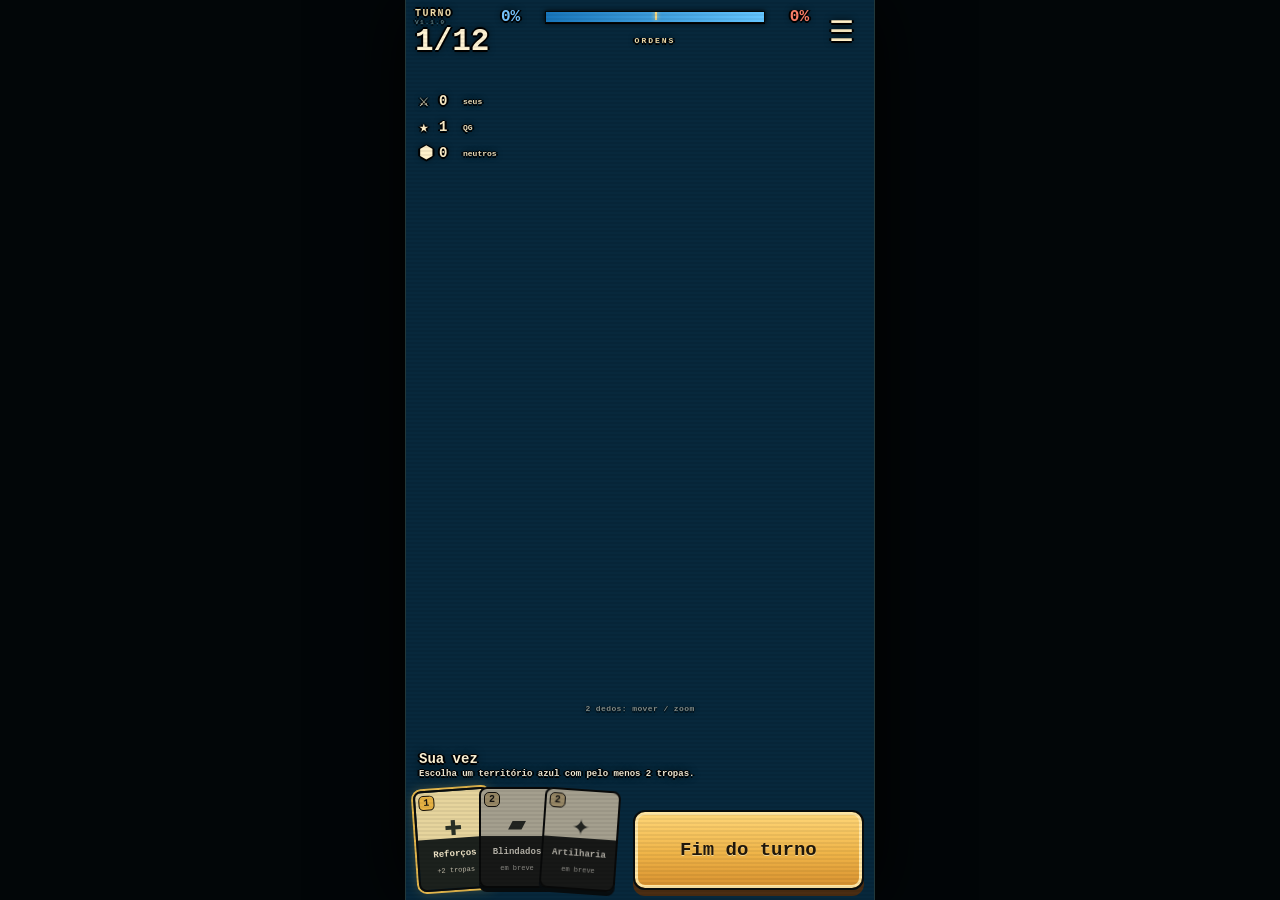
<file: index.html>
<!doctype html>
<html lang="pt-BR">
<head>
  <meta charset="utf-8" />
  <meta name="viewport" content="width=device-width, initial-scale=1, viewport-fit=cover" />
  <meta name="theme-color" content="#07141a" />
  <title>FronteiraTurno — V1.1.0</title>
  <link rel="stylesheet" href="./styles/main.css?v=1.1.0" />
  <link rel="stylesheet" href="./styles/hud-lite.css?v=1.1.0" />
  <link rel="stylesheet" href="./styles/map-v07.css?v=1.1.0" />
  <link rel="stylesheet" href="./styles/map-v071.css?v=1.1.0" />
  <link rel="stylesheet" href="./styles/map-v08.css?v=1.1.0" />
  <link rel="stylesheet" href="./styles/map-v081.css?v=1.1.0" />
  <link rel="stylesheet" href="./styles/map-v082.css?v=1.1.0" />
  <link rel="stylesheet" href="./styles/map-v09.css?v=1.1.0" />
  <link rel="stylesheet" href="./styles/map-v091.css?v=1.1.0" />
  <link rel="stylesheet" href="./styles/map-v092.css?v=1.1.0" />
  <link rel="stylesheet" href="./styles/reference-v100.css?v=1.1.0" />
  <link rel="stylesheet" href="./styles/pilot-v110.css?v=1.1.0" />
  <link rel="preload" as="image" type="image/webp" href="./assets/map/reference/island-playable-v100.webp?v=1.1.0" />
</head>
<body>
  <main class="game-shell" id="game">
    <section class="battlefield-panel">
      <div class="map-frame" id="mapFrame">
        <svg id="battleMap" viewBox="0 0 420 690" preserveAspectRatio="xMidYMid meet" role="img" aria-label="Mapa estratégico"></svg>
        <div class="gesture-hint">2 dedos: mover / zoom</div>
      </div>
    </section>

    <header class="hud-top" id="hudTop">
      <section class="turn-card">
        <span>TURNO <em class="build-id">V1.1.0</em></span>
        <strong id="turnLabel">1/12</strong>
      </section>
      <section class="war-meter" aria-label="Controle territorial">
        <div class="war-score-row">
          <strong class="blue-score" id="blueScore">0%</strong>
          <div class="war-bar"><i id="warBlue"></i><b></b></div>
          <strong class="red-score" id="redScore">0%</strong>
        </div>
        <div class="orders-wrap"><span>ORDENS</span><div class="orders" id="orders"></div></div>
      </section>
      <button class="menu-button" type="button" aria-label="Menu">☰</button>
    </header>

    <section class="objective-strip" id="objectiveStrip" aria-label="Resumo da batalha">
      <div><span>⚔</span><b id="ownedCount">0</b><small>seus</small></div>
      <div><span>★</span><b id="hqCount">1</b><small>QG</small></div>
      <div><span>⬢</span><b id="neutralCount">0</b><small>neutros</small></div>
    </section>

    <section class="action-panel" id="actionPanel">
      <div class="action-copy"><strong id="actionTitle">Sua vez</strong><span id="actionText">Escolha um território azul com pelo menos 2 tropas.</span></div>
      <div class="chance" id="chanceBox" hidden><small>CHANCE</small><strong id="chanceText">—</strong></div>
      <div class="attack-strength" id="attackStrength" hidden>
        <label for="attackTroops">Enviar <strong id="attackTroopsValue">1</strong> de <span id="attackTroopsMax">1</span></label>
        <input id="attackTroops" type="range" min="1" max="1" value="1" step="1" aria-label="Quantidade de tropas movimentadas" />
      </div>
      <button id="attackBtn" class="attack-button" type="button" hidden>ATACAR</button>
    </section>

    <section class="bottom-dock" id="bottomDock">
      <div class="hand" aria-label="Cartas">
        <button class="card card-reinforce" id="reinforceCard" type="button"><span class="cost">1</span><span class="art">✚</span><strong>Reforços</strong><small>+2 tropas</small></button>
        <button class="card" type="button" disabled><span class="cost">2</span><span class="art">▰</span><strong>Blindados</strong><small>em breve</small></button>
        <button class="card" type="button" disabled><span class="cost">2</span><span class="art">✦</span><strong>Artilharia</strong><small>em breve</small></button>
      </div>
      <button id="endTurnBtn" class="end-turn" type="button">Fim do turno</button>
    </section>

    <div class="toast" id="toast" role="status" aria-live="polite"></div>
  </main>
  <script type="module" src="./src/main-v110.js?v=1.1.0"></script>
</body>
</html>
</file>
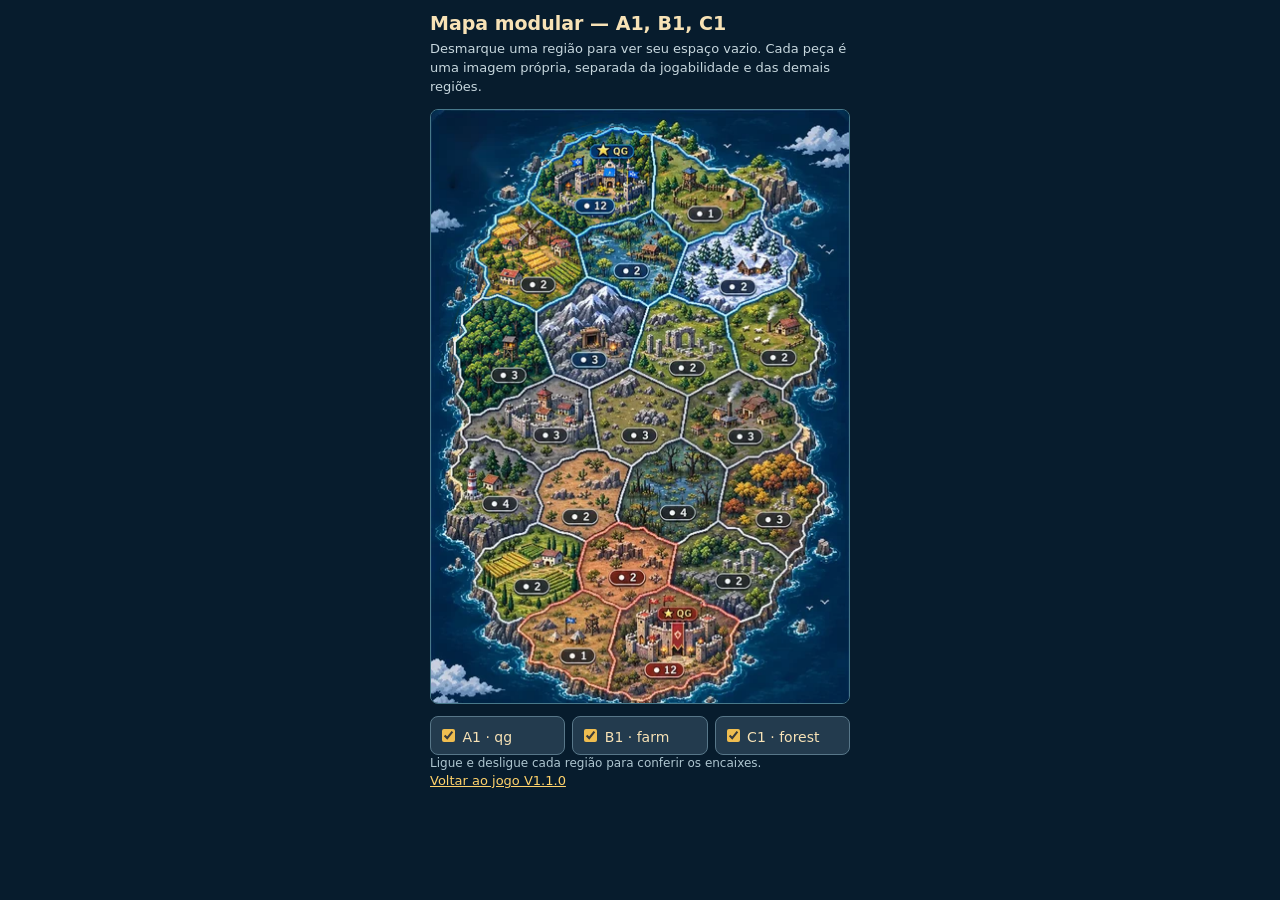
<file: tools/mapa-piloto.html>
<!doctype html><html lang="pt-BR"><head>
<meta charset="utf-8"><meta name="viewport" content="width=device-width,initial-scale=1,viewport-fit=cover">
<title>Ilha 01 — Inspeção dos territórios</title>
<style>
*{box-sizing:border-box}body{margin:0;background:#071c2d;color:#f7e2b6;font:14px system-ui,sans-serif;display:grid;justify-items:center;padding:12px;gap:12px}
header,section{width:min(100%,420px)}h1{font-size:19px;margin:0 0 6px}p{margin:0;font-size:13px;line-height:1.45;color:#c7d7de}
svg{display:block;width:min(calc(100vw - 24px),420px);height:auto;background:#061c31;border:1px solid #47788a;border-radius:8px}
.controls{display:flex;gap:7px;flex-wrap:wrap}.controls label{padding:9px 7px;flex:1;min-width:110px;background:#233b4e;border:1px solid #587789;border-radius:8px;cursor:pointer}
input{accent-color:#efbd50}.note{font-size:12px;color:#aec6d0}a{color:#ffd26b}
</style></head><body>
<header><h1>Mapa modular — A1, B1, C1</h1><p>Desmarque uma região para ver seu espaço vazio. Cada peça é uma imagem própria, separada da jogabilidade e das demais regiões.</p></header>
<svg id="scene" viewBox="0 0 420 596" aria-label="Inspeção do mapa ilustrado"></svg>
<section><div id="controls" class="controls"></div><p class="note" id="status">Carregando mapa…</p><p><a href="../?v=110">Voltar ao jogo V1.1.0</a></p></section>
<script type="module">
const root=new URL('../',location.href),ns='http://www.w3.org/2000/svg';
const full=p=>new URL(p,root).href;
function img(href,x,y,w,h){const n=document.createElementNS(ns,'image');
for(const[k,v]of Object.entries({href,x,y,width:w,height:h,preserveAspectRatio:'none'}))n.setAttribute(k,v);return n;}
try{
 const response=await fetch(full('assets/mapas/ilha-01/manifest.json?v=1.1.0'));
 if(!response.ok)throw new Error('Manifesto não disponível');
 const data=await response.json(),view=data.viewport,scene=document.querySelector('#scene');
 scene.append(img(full(data.base),0,0,view.width,view.height));
 for(const r of data.regions){
  const b=r.box,n=img(full(r.asset),b.x,b.y,b.width,b.height);scene.append(n);
  const label=document.createElement('label'),check=document.createElement('input');check.type='checkbox';check.checked=true;
  check.addEventListener('change',()=>{n.style.display=check.checked?'':'none';
   document.querySelector('#status').textContent=r.id+' — '+(check.checked?'peça visível':'peça isolada')});
  label.append(check,document.createTextNode(' '+r.id+' · '+r.biome));document.querySelector('#controls').append(label);
 }
 document.querySelector('#status').textContent='Ligue e desligue cada região para conferir os encaixes.';
}catch(e){document.querySelector('#status').textContent='Falha: '+e.message}
</script></body></html>
</file>
<file: styles/main.css>
:root{--bg:#061117;--panel:#10191b;--ink:#f4e8c6;--gold:#efb642;--blue:#4faef7;--red:#ed674b}
*{box-sizing:border-box}html,body{margin:0;width:100%;height:100%;overflow:hidden;background:#050c10;color:var(--ink);font-family:"Courier New",monospace}button{font:inherit}body{display:flex;justify-content:center;background:#020608}
.game-shell{width:min(100%,470px);height:100vh;height:100dvh;position:relative;overflow:hidden;background:#073d4b;border-inline:1px solid #22383a;box-shadow:0 0 70px #000}.game-shell:before{content:"";position:absolute;inset:0;pointer-events:none;opacity:.055;background-image:linear-gradient(transparent 50%,#000 50%);background-size:100% 4px;z-index:60}
.battlefield-panel,.map-frame{position:absolute;inset:0;overflow:hidden;overscroll-behavior:none}.battlefield-panel{z-index:1;background:#0a4958}.map-frame{isolation:isolate}.map-frame svg{display:block;width:100%;height:100%;touch-action:none;background:#0a4958;contain:layout paint style;user-select:none;-webkit-user-select:none}.map-frame svg.pinching{cursor:grabbing}
.hud-top{position:absolute;z-index:30;top:max(8px,env(safe-area-inset-top));left:8px;right:8px;display:grid;grid-template-columns:88px 1fr 52px;gap:8px;padding:0;pointer-events:auto}.turn-card,.menu-button,.war-meter,.objective-strip>div,.action-panel,.card,.end-turn{border:2px solid #090d0e;box-shadow:inset 0 0 0 2px #4a4939,0 3px 0 #040607}.turn-card{background:linear-gradient(#1a272af2,#121b1ef2);border-radius:10px;padding:7px;text-align:center;backdrop-filter:blur(2px)}.turn-card span{display:block;font-size:9px;letter-spacing:1.8px;color:#cdbd91}.turn-card .build-id{display:block;font-style:normal;font-size:7px;color:#7f9d9f;margin-top:1px}.turn-card strong{font-size:27px;line-height:1.05}.war-meter{background:linear-gradient(#121d20f2,#0e1719f2);border-radius:10px;padding:8px;backdrop-filter:blur(2px)}.war-score-row{display:grid;grid-template-columns:44px 1fr 44px;gap:6px;align-items:center}.blue-score{color:#77c5ff}.red-score{color:#ff8069;text-align:right}.war-bar{height:13px;border:2px solid #050909;background:#371914;position:relative;overflow:hidden;box-shadow:inset 0 0 8px #000}.war-bar i{display:block;height:100%;background:linear-gradient(90deg,#1876bb,#65c6ff)}.war-bar b{position:absolute;left:50%;top:-2px;width:2px;height:13px;background:#f5d783;box-shadow:0 0 4px #f5d783}.orders-wrap{text-align:center;margin-top:5px}.orders-wrap>span{font-size:9px;color:#cdbd91;letter-spacing:2px}.orders{display:flex;justify-content:center;gap:3px}.orders i{width:28px;height:7px;background:#313431;border:1px solid #070909}.orders i.filled{background:linear-gradient(#ffd56e,#d9861c);box-shadow:0 0 5px #e8a83255}.menu-button{height:48px;align-self:center;border-radius:10px;background:linear-gradient(#1b2221f2,#111817f2);color:#f1ddaa;font-size:24px;backdrop-filter:blur(2px)}
.objective-strip{position:absolute;z-index:28;top:96px;left:10px;display:grid;gap:5px;width:122px;padding:0;pointer-events:none}.objective-strip>div{background:#10191be8;border-radius:8px;padding:5px 7px;display:grid;grid-template-columns:20px 24px 1fr;align-items:center;gap:3px;font-size:11px;backdrop-filter:blur(2px)}.objective-strip small{font-size:8px;color:#bbb99f;white-space:nowrap}
.map-controls{position:absolute;z-index:35;right:9px;top:50%;transform:translateY(-50%);display:grid;gap:5px;justify-items:center}.map-controls button{width:46px;height:48px;border:2px solid #050707;border-radius:9px;background:#111817e8;color:#f5e9ca;font-size:26px;font-weight:900;box-shadow:inset 0 0 0 2px #3d433d,0 3px 0 #020303}.map-controls button:disabled{opacity:.35}.map-controls output{min-width:46px;padding:4px 3px;border-radius:6px;background:#0c1416d9;border:1px solid #41473f;color:#d8c99d;font-size:9px;text-align:center;box-shadow:0 2px 0 #020303}.gesture-hint{position:absolute;z-index:22;left:50%;bottom:194px;transform:translateX(-50%);padding:4px 8px;border-radius:12px;background:#061014a8;border:1px solid #60716c;color:#d7d2b9;font-size:8px;letter-spacing:.4px;pointer-events:none;opacity:.72;white-space:nowrap}
.action-panel{position:absolute;z-index:25;left:10px;right:10px;bottom:102px;min-height:62px;border-radius:11px;background:linear-gradient(#18333be8,#10242ae8);padding:9px 10px;display:grid;grid-template-columns:1fr auto auto;align-items:center;gap:8px;backdrop-filter:blur(2px)}.action-copy strong{display:block;color:#fff3d1;font-size:13px}.action-copy span{display:block;font-size:9px;color:#b9c5bd;margin-top:3px;line-height:1.3}.chance{background:#091214;border:1px solid #3d4b48;border-radius:7px;padding:5px 9px;text-align:center}.chance small{display:block;font-size:7px;color:#aaa}.chance strong{color:#ffd66f}.attack-button{height:42px;border:2px solid #1e0d07;border-radius:8px;background:linear-gradient(#e8653f,#a93222);color:white;font-weight:900;padding:0 13px;box-shadow:inset 0 0 0 2px #ff9877,0 3px 0 #130705}
.bottom-dock{position:absolute;z-index:26;left:10px;right:10px;bottom:max(10px,env(safe-area-inset-bottom));display:grid;grid-template-columns:1fr 1.12fr;gap:10px;align-items:end}.hand{display:flex;align-items:flex-end}.card{width:64px;height:86px;margin-right:-19px;border-radius:8px;background:linear-gradient(#e6d49d 0 48%,#1c211d 49%);color:#f2e7c9;position:relative;transform:rotate(-4deg);padding:4px;border:2px solid #0a0c0c}.card:nth-child(2){transform:translateY(-2px)}.card:nth-child(3){transform:rotate(4deg)}.card:disabled{filter:saturate(.4) brightness(.75)}.card .cost{position:absolute;top:3px;left:3px;background:#e8b344;color:#1b1710;border:1px solid #18130a;border-radius:5px;padding:1px 4px;font-weight:bold;font-size:10px}.card .art{display:grid;place-items:center;height:38px;color:#2a3127;font-size:25px}.card strong{font-size:8px;display:block}.card small{font-size:6px;color:#bfb9a8}.card-reinforce:not(:disabled){box-shadow:0 0 0 2px #e3b64c,0 0 13px #e3b64c55}.end-turn{min-height:68px;border-radius:12px;background:linear-gradient(#f5ca61,#d69223);color:#21180b;font-weight:900;font-size:19px;text-shadow:0 1px #ffe3a0;box-shadow:inset 0 0 0 3px #ffd978,0 5px 0 #5c3510}.end-turn:disabled{filter:grayscale(.7) brightness(.7)}
.wave{fill:none;stroke:#83d2d8;stroke-width:1;opacity:.13;stroke-dasharray:22 14;animation:waveDrift 11s linear infinite}.island-shadow-under{fill:#00171d;opacity:.42}.island-shadow{fill:#5f604b;stroke:#d9d0a5;stroke-width:4;vector-effect:non-scaling-stroke}.coast-foam{fill:none;stroke:#c8f3ef;stroke-width:2;stroke-dasharray:4 5;opacity:.78;vector-effect:non-scaling-stroke}.territory{cursor:pointer;outline:none}.territory-shape{stroke-width:2.4;vector-effect:non-scaling-stroke;transition:stroke-width .12s,stroke-opacity .12s}.owner-tint{opacity:.12;pointer-events:none}.territory-shape.selected{stroke:#fff2ae;stroke-width:5}.territory-shape.valid-target{stroke-dasharray:7 4;animation:targetPulse 1s ease-in-out infinite alternate}.frontline{stroke:#f0b953;stroke-width:2;stroke-dasharray:4 5;opacity:.5;pointer-events:none}.tree{fill:#173d25;stroke:#0b2416;stroke-width:1.5}.building{fill:#b29b76;stroke:#473e32;stroke-width:1.5}.dock{stroke:#312b20;stroke-width:5}.farmline{fill:none;stroke:#554f26;stroke-width:1.8;opacity:.62}.mountain{fill:#949f9d;stroke:#4f5958;stroke-width:1.7}.scrub{fill:#2d4a27}.troop-badge{stroke:#0b0e0e;stroke-width:2}.owner-blue{fill:#2d6d8e}.owner-red{fill:#a64634}.owner-neutral{fill:#49483d}.troop-text{fill:white;font-weight:900;font-size:14px;paint-order:stroke;stroke:#172326;stroke-width:1.7px}.hq-star{fill:#ffe394;font-weight:bold;font-size:12px;paint-order:stroke;stroke:#19120a;stroke-width:3px}.attack-arrow{fill:none;stroke:#7ad4ff;stroke-width:8;stroke-linecap:round;stroke-dasharray:15 7;animation:attackFlow 1.2s linear infinite;pointer-events:none}
.toast{position:absolute;left:50%;bottom:180px;transform:translate(-50%,15px);z-index:50;width:max-content;max-width:86%;padding:9px 12px;border:2px solid #071011;border-radius:8px;background:#14343bdd;color:#f5edcf;font-size:11px;opacity:0;pointer-events:none;transition:.18s}.toast.show{opacity:1;transform:translate(-50%,0)}
@keyframes waveDrift{to{stroke-dashoffset:-72}}@keyframes targetPulse{from{stroke-opacity:.6}to{stroke-opacity:1}}@keyframes attackFlow{to{stroke-dashoffset:-44}}.app-paused .wave,.app-paused .territory-shape.valid-target,.app-paused .attack-arrow{animation-play-state:paused!important}.app-paused *{transition:none!important}@media(prefers-reduced-motion:reduce){.wave,.territory-shape.valid-target,.attack-arrow{animation:none}}@media(max-width:360px){.hud-top{grid-template-columns:76px 1fr 45px}.objective-strip{top:92px;width:110px}.map-controls{right:6px}.map-controls button{width:42px;height:44px}.action-panel{left:6px;right:6px;bottom:96px;grid-template-columns:1fr auto}.attack-button{grid-column:1/-1;width:100%}.bottom-dock{left:6px;right:6px}.card{width:58px;height:80px}.end-turn{font-size:17px}.gesture-hint{bottom:184px}}
</file>
<file: styles/hud-lite.css>
/* V0.6 — HUD leve: informação solta sobre o mapa, sem caixas desnecessárias */

.turn-card,
.war-meter,
.objective-strip > div,
.action-panel {
  border: 0 !important;
  background: transparent !important;
  box-shadow: none !important;
  backdrop-filter: none !important;
}

.hud-top {
  grid-template-columns: 76px 1fr 46px;
  gap: 8px;
  left: 10px;
  right: 10px;
  align-items: start;
}

.turn-card {
  padding: 2px 0 0 !important;
  text-align: left;
  min-width: 0;
  text-shadow: 0 2px 0 #000,2px 0 0 #000,-2px 0 0 #000,0 -2px 0 #000,0 0 7px #000;
}
.turn-card span {font-size:10px;letter-spacing:1.4px;color:#f2dfad;font-weight:900}
.turn-card .build-id {font-size:6px;opacity:.72;margin-top:0}
.turn-card strong {display:block;margin-top:1px;font-size:28px;line-height:.98;color:#fff3d3}

.war-meter {padding:1px 2px 0 !important;text-shadow:0 2px 0 #000,2px 0 0 #000,-2px 0 0 #000,0 0 6px #000}
.war-score-row {grid-template-columns:39px 1fr 39px;gap:5px}
.blue-score,.red-score {font-size:16px;line-height:1}
.war-bar {height:10px;border-width:1px;box-shadow:0 1px 0 #000,0 0 5px #000}
.war-bar b {height:10px}
.orders-wrap {margin-top:3px}
.orders-wrap > span {font-size:8px;color:#f2dfad;font-weight:900}
.orders {gap:3px;margin-top:1px}
.orders i {width:25px;height:6px;box-shadow:0 1px 2px #000}

.menu-button {
  width:44px;height:44px;border:0 !important;background:transparent !important;box-shadow:none !important;
  backdrop-filter:none !important;font-size:28px;color:#fff0c8;
  text-shadow:0 2px 0 #000,2px 0 0 #000,-2px 0 0 #000,0 0 7px #000;
}

.objective-strip {top:86px;left:12px;width:auto;gap:4px}
.objective-strip > div {
  padding:0 !important;min-height:22px;grid-template-columns:18px 22px auto;gap:2px;color:#fff1cb;font-weight:900;
  text-shadow:0 2px 0 #000,2px 0 0 #000,-2px 0 0 #000,0 -1px 0 #000,0 0 6px #000;
}
.objective-strip > div > span {font-size:16px}
.objective-strip > div > b {font-size:14px}
.objective-strip small {font-size:8px;color:#efe3c0}

.action-panel {
  left:14px;right:14px;bottom:98px;min-height:0;padding:0 !important;gap:5px 8px;align-items:end;
  grid-template-columns:1fr auto;
  text-shadow:0 2px 0 #000,2px 0 0 #000,-2px 0 0 #000,0 -1px 0 #000,0 0 8px #000;
}
.action-copy {min-width:0}
.action-copy strong {font-size:14px;color:#fff5d7}
.action-copy span {margin-top:2px;font-size:9px;color:#f1ead5;font-weight:700}
.chance {border:0;background:transparent;border-radius:0;padding:0 3px;box-shadow:none;align-self:start}
.chance small {color:#e9dcc0;text-shadow:inherit}
.chance strong {font-size:18px;color:#ff6654;text-shadow:inherit}

.attack-strength {
  grid-column:1 / -1;
  display:grid;
  grid-template-columns:auto minmax(0,1fr);
  align-items:center;
  gap:9px;
  width:100%;
  margin-top:2px;
}
.attack-strength[hidden] {display:none !important}
.attack-strength label {
  white-space:nowrap;
  font-size:10px;
  color:#fff0ce;
  font-weight:900;
  text-shadow:0 2px 0 #000,1px 0 0 #000,-1px 0 0 #000,0 0 5px #000;
}
.attack-strength label strong {font-size:13px;color:#ffd66f}
.attack-strength input[type="range"] {
  width:100%;
  min-width:0;
  height:30px;
  margin:0;
  padding:0;
  background:transparent;
  accent-color:#efb642;
  touch-action:pan-x;
}
.attack-strength input[type="range"]:disabled {
  opacity:.45;
  pointer-events:none;
}
.attack-strength input[type="range"]::-webkit-slider-runnable-track {
  height:7px;
  background:#0b0d0d;
  border:1px solid #020303;
  box-shadow:0 1px 0 #f0e3bd55,0 2px 4px #000;
}
.attack-strength input[type="range"]::-webkit-slider-thumb {
  -webkit-appearance:none;
  appearance:none;
  width:24px;
  height:30px;
  margin-top:-12px;
  border-radius:5px;
  border:2px solid #6b4212;
  background:#f1c358;
  box-shadow:inset 0 0 0 2px #ffe28c,0 2px 3px #000;
}
.attack-strength input[type="range"]::-moz-range-track {
  height:7px;background:#0b0d0d;border:1px solid #020303;box-shadow:0 1px 0 #f0e3bd55,0 2px 4px #000;
}
.attack-strength input[type="range"]::-moz-range-thumb {
  width:20px;height:26px;border-radius:5px;border:2px solid #6b4212;background:#f1c358;box-shadow:inset 0 0 0 2px #ffe28c,0 2px 3px #000;
}

.attack-button {
  grid-column:2;
  justify-self:end;
  min-width:122px;
  box-shadow:0 3px 0 #130705,0 0 7px #0009;
}

.gesture-hint {
  background:transparent;border:0;padding:2px 5px;color:#f4ead0;font-weight:700;
  text-shadow:0 2px 0 #000,1px 0 0 #000,-1px 0 0 #000,0 0 5px #000;
}

@media (max-width:360px) {
  .hud-top {grid-template-columns:68px 1fr 42px}
  .turn-card strong {font-size:25px}
  .objective-strip {top:82px;left:9px}
  .action-panel {left:9px;right:9px;bottom:92px}
  .attack-strength {grid-template-columns:88px minmax(0,1fr);gap:6px}
  .attack-strength label {font-size:9px}
  .attack-button {min-width:108px}
}
</file>
<file: styles/map-v07.css>
/* V0.7 — primeira camada visual do mapa orgânico */

.territory-shape{
  stroke-width:2.15;
  stroke-linejoin:round;
  filter:drop-shadow(0 1px 0 #15251f66);
}
.owner-tint{opacity:.075}
.territory-shape.selected{
  stroke:#fff1a3;
  stroke-width:4.2;
}
.territory-shape.valid-target{
  stroke-dasharray:6 4;
}
.terrain-decor{
  pointer-events:none;
  image-rendering:pixelated;
}
.ground-speck{
  fill:#ede4bd;
  opacity:.11;
}
.tree-trunk{fill:#4a3824}
.tree-crown{
  fill:#173e25;
  stroke:#0d2918;
  stroke-width:1.05;
  stroke-linejoin:round;
}
.house-wall{
  fill:#bba376;
  stroke:#554532;
  stroke-width:1;
}
.house-roof{
  stroke:#4c2e24;
  stroke-width:1;
  stroke-linejoin:round;
}
.roof-warm{fill:#8e4c32}
.roof-dark{fill:#5d5143}
.house-door{fill:#4d392a}
.local-road{
  fill:none;
  stroke:#cfb27c;
  stroke-width:4.6;
  stroke-linecap:round;
  opacity:.66;
}
.local-road.faint{
  stroke-width:3.4;
  opacity:.34;
}
.field-patch{
  stroke:#6a5d2e;
  stroke-width:1;
}
.field-0{fill:#b7a251}
.field-1{fill:#8f8344}
.field-line{
  stroke:#d7c979;
  stroke-width:.8;
  opacity:.58;
}
.mountain-main{
  fill:#878d86;
  stroke:#4c524f;
  stroke-width:1.25;
  stroke-linejoin:round;
}
.mountain-shadow{fill:#5e6561;opacity:.85}
.snow-cap{
  fill:#dfe8e5;
  stroke:#879592;
  stroke-width:.65;
}
.snow-rock{fill:#7e8987}
.rock-chip{
  fill:#5d625e;
  stroke:#3f4541;
  stroke-width:.7;
}
.bush{fill:#35582f;stroke:#263e23;stroke-width:.7}

.dock-main,.dock-pier{
  fill:none;
  stroke:#473a28;
  stroke-width:4.2;
  stroke-linecap:square;
}
.dock-pier{stroke-width:2.3}
.port-flag{
  fill:#dbc77c;
  stroke:#4b3d29;
  stroke-width:1.2;
}

.hq-base{
  stroke:#2a2118;
  stroke-width:1.5;
}
.hq-blue{fill:#526c74}
.hq-red{fill:#72534a}
.hq-tower{
  fill:#82745d;
  stroke:#352c24;
  stroke-width:1.2;
}
.hq-roof{fill:#4f4336;stroke:#2c251f;stroke-width:1}
.hq-gate{fill:#241f1c}
.hq-flag{stroke:#33281f;stroke-width:1.2}
.hq-flag-blue{fill:#5bbcff}
.hq-flag-red{fill:#ef735d}

.sea-rock{
  fill:#3c5a5c;
  stroke:#9cc8c4;
  stroke-width:1.2;
  opacity:.82;
}
.foam-mini{
  fill:none;
  stroke:#d3f3ec;
  stroke-width:1.1;
  opacity:.68;
}
.island-shadow-under{opacity:.5}
.island-shadow{
  fill:#5c604d;
  stroke:#d7d0a8;
  stroke-width:3.2;
}
.coast-foam{
  stroke:#d7f5ef;
  stroke-width:1.8;
  stroke-dasharray:3 5;
  opacity:.84;
}
.wave{
  opacity:.105;
  stroke-width:.9;
}
.frontline{
  stroke-width:1.6;
  opacity:.45;
}
.troop-badge{
  stroke-width:1.8;
  filter:drop-shadow(0 2px 1px #0008);
}
.troop-text{
  font-size:13px;
}
.hq-star{
  font-size:11px;
  letter-spacing:.5px;
}
.attack-arrow.transfer-arrow{
  stroke:#9eea7b;
}
</file>
<file: styles/map-v071.css>
/* V0.7.1 — sprites externos de terreno */
.terrain-sprite{
  pointer-events:none;
  image-rendering:pixelated;
  shape-rendering:crispEdges;
  filter:drop-shadow(0 2px 0 #10201888);
}
.sprite-hq{filter:drop-shadow(0 3px 1px #0009)}
.sprite-city,.sprite-port{filter:drop-shadow(0 2px 0 #2c241d88)}
.sprite-forest{filter:drop-shadow(0 2px 0 #07170d77)}
.sprite-farm{filter:drop-shadow(0 1px 0 #4b3f2188)}
.sprite-rock,.sprite-snow{filter:drop-shadow(0 2px 0 #30383488)}
.sprite-plains{opacity:.92}

/* O sprite deve enriquecer o terreno sem competir com o contador. */
.terrain-decor{pointer-events:none}
.troop-badge,.troop-text,.hq-star{pointer-events:none}
</file>
<file: styles/map-v08.css>
/* V0.8 — território como ambiente, não como sprite central */
.territory-base{shape-rendering:geometricPrecision}
.territory-border{
  stroke-width:1.35;
  stroke-linejoin:round;
  vector-effect:non-scaling-stroke;
  opacity:.82;
}
.territory-border.selected{
  stroke:#fff0a0;
  stroke-width:3.6;
  opacity:1;
}
.territory-border.valid-target{
  stroke-dasharray:5 4;
  stroke-width:2.2;
  animation:targetPulse 1s ease-in-out infinite alternate;
}
.owner-tint{opacity:.055}

.terrain-patch{fill:#e1d1a0;pointer-events:none}
.patch-earth,.patch-mud{fill:#302f24}
.patch-grass{fill:#c8d191}
.patch-loam{fill:#d3bd6d}
.patch-dirt,.patch-clay{fill:#b7825d}
.patch-sand{fill:#e4cf92}
.patch-rock{fill:#4b4d49}
.patch-snow{fill:#eef5f1}

.crop-row{
  stroke:#d7c478;
  stroke-width:1.05;
  opacity:.34;
  vector-effect:non-scaling-stroke;
}
.snow-speck{fill:#f5fbf8;opacity:.36}

.mini-mountain{
  fill:#7b7e75;
  stroke:#50534e;
  stroke-width:.9;
  stroke-linejoin:round;
}
.mini-mountain.mini-snow{fill:#8a9592}
.mini-snowcap{fill:#e8f0ed;stroke:#8d9996;stroke-width:.45}

.industrial-block{
  fill:#6f6858;
  stroke:#3c3a33;
  stroke-width:1;
}
.smokestack{
  fill:#554d43;
  stroke:#342f2a;
  stroke-width:.8;
}
.runway{
  fill:#555b58;
  stroke:#2b302f;
  stroke-width:1.2;
}
.runway-mark{
  stroke:#d8d8c8;
  stroke-width:1.1;
  stroke-dasharray:5 4;
}
.hangar{
  fill:#66706c;
  stroke:#323a37;
  stroke-width:1;
}
.local-dock{
  fill:none;
  stroke:#4a3b28;
  stroke-width:4.2;
  stroke-linecap:square;
}
.warehouse{
  fill:#8a7456;
  stroke:#4f402f;
  stroke-width:1;
}

.v08-hq{
  stroke:#2c2922;
  stroke-width:1.3;
}
.v08-hq.friendly{fill:#4e6974}
.v08-hq.enemy{fill:#735047}
.v08-hq-tower{
  fill:#81745e;
  stroke:#372f27;
  stroke-width:1;
}
.v08-hq-flag{
  stroke:#3b3025;
  stroke-width:1.2;
}
.v08-hq-flag.friendly{fill:#55b9ff}
.v08-hq-flag.enemy{fill:#ef6b58}

.world-road-shadow,.world-road,.world-rail-bed,.world-rail{
  fill:none;
  pointer-events:none;
  vector-effect:non-scaling-stroke;
  stroke-linecap:round;
  stroke-linejoin:round;
}
.world-road-shadow{
  stroke:#443726;
  stroke-width:6;
  opacity:.42;
}
.world-road{
  stroke:#c0a36d;
  stroke-width:3.2;
  opacity:.72;
}
.world-rail-bed{
  stroke:#3e3c36;
  stroke-width:4.5;
  opacity:.65;
}
.world-rail{
  stroke:#b9b5a4;
  stroke-width:1.45;
  stroke-dasharray:2.6 4.6;
  opacity:.88;
}

/* A infraestrutura e a vegetação ficam abaixo dos contadores. */
.terrain-decor,.world-road,.world-road-shadow,.world-rail,.world-rail-bed{pointer-events:none}
.troop-badge{filter:drop-shadow(0 2px 1px #0009)}
.hq-star{paint-order:stroke;stroke:#19130d;stroke-width:3px}

@media(max-width:360px){
  .territory-border{stroke-width:1.15}
  .territory-border.selected{stroke-width:3.2}
}
</file>
<file: styles/map-v081.css>
/* V0.8.1 — otimização mobile: menos filtros/animações, mesmos biomas */
.v081-crop-fill{opacity:.72;pointer-events:none}
.v081-terrain-layer use{shape-rendering:crispEdges}
.v081-wave{opacity:.075}

/* Seleção continua clara sem blur/filtro GPU. */
.territory-border.selected{
  stroke:#fff0a0;
  stroke-width:3.2;
  opacity:1;
  filter:none;
}
.territory-border.valid-target{
  animation:none;
  stroke-dasharray:5 5;
}

/* Drop-shadows em dezenas de elementos pesam no SVG móvel. */
.troop-badge,
.terrain-sprite,
.sprite-hq,
.sprite-city,
.sprite-port,
.sprite-forest,
.sprite-farm,
.sprite-rock,
.sprite-snow{
  filter:none!important;
}
.hq-star{
  paint-order:stroke;
  stroke:#19130d;
  stroke-width:2px;
}

/* Infraestrutura simples e contínua, sem efeitos extras. */
.world-road-shadow{opacity:.28;stroke-width:5}
.world-road{opacity:.7;stroke-width:3}
.world-rail-bed{opacity:.5;stroke-width:4}
.world-rail{opacity:.8}

@media(max-width:480px){
  .coast-foam{opacity:.58;stroke-dasharray:5 7}
  .wave{opacity:.07}
  .sea-rock{opacity:.68}
  .frontline{opacity:.4}
}
</file>
<file: styles/map-v082.css>
/* V0.8.2 — floresta, fazenda e cidade mais vivas sem infraestrutura global */
.v082-terrain-layer use{
  shape-rendering:geometricPrecision;
  pointer-events:none;
}

/* A textura-base fica discreta; a identidade vem das massas internas. */
.terrain-forest{opacity:1}
.terrain-farm{opacity:1}
.terrain-city{opacity:1}

/* Nenhuma linha de infraestrutura global deve aparecer nesta versão. */
.world-road,
.world-road-shadow,
.world-rail,
.world-rail-bed{
  display:none!important;
}

/* Mantém leitura forte no mobile sem efeitos GPU. */
.territory-border{
  stroke-width:1.25;
  opacity:.8;
}
.territory-border.selected{
  stroke-width:3.1;
  filter:none;
}
.territory-border.valid-target{
  animation:none;
  stroke-dasharray:5 5;
}

/* Construções locais têm contraste, mas sem sombra pesada. */
.industrial-block,
.smokestack,
.runway,
.hangar,
.warehouse,
.v08-hq,
.v08-hq-tower{
  vector-effect:non-scaling-stroke;
}

@media(max-width:480px){
  .v082-terrain-layer use{shape-rendering:crispEdges}
  .territory-border{stroke-width:1.1}
  .territory-border.selected{stroke-width:2.8}
  .frontline{opacity:.34}
}
</file>
<file: styles/map-v09.css>
/* V0.9 — mapa estático premium + camadas jogáveis leves */
.v09-static-map{pointer-events:none}
.v09-hit-shape{pointer-events:all}
.v09-owner-tint{opacity:.055;pointer-events:none}
.v09-border{
  stroke-width:1.35;
  stroke-linejoin:round;
  vector-effect:non-scaling-stroke;
  opacity:.8;
}
.v09-border.selected{
  stroke:#fff1a3;
  stroke-width:3.25;
  opacity:1;
  filter:none;
}
.v09-border.valid-target{
  stroke-dasharray:5 5;
  stroke-width:2.15;
  opacity:.95;
  animation:none;
}
.v09-frontline{opacity:.34}

/* O ambiente é visual apenas: nenhum elemento intercepta toque. */
.v09-environment{pointer-events:none}
.v09-sea-streak{
  fill:none;
  stroke:#a6d5d8;
  stroke-width:1.15;
  stroke-dasharray:8 8;
  opacity:.32;
  vector-effect:non-scaling-stroke;
}
.v09-wind-line{
  fill:none;
  stroke:#dce6c9;
  stroke-width:1;
  stroke-linecap:round;
  opacity:.12;
  vector-effect:non-scaling-stroke;
}
.v09-plane{opacity:.62}
.v09-plane-body{
  fill:#36434a;
  stroke:#d4d3bd;
  stroke-width:.75;
  vector-effect:non-scaling-stroke;
}
.v09-birds{fill:none;stroke:#26352e;stroke-width:1.1;stroke-linecap:round;opacity:.56;vector-effect:non-scaling-stroke}

/* A arte é estática e os overlays não recebem filtros pesados. */
.v09-static-layer,.v09-interaction-layer,.v09-border-layer,.v09-frontline-layer,.v09-action-layer,.v09-badge-layer{filter:none}
.v09-badge-layer .troop-badge{filter:none!important}
.v09-badge-layer .hq-star{paint-order:stroke;stroke:#19130d;stroke-width:2px}

@media(max-width:480px){
  .v09-owner-tint{opacity:.045}
  .v09-border{stroke-width:1.15}
  .v09-border.selected{stroke-width:3}
  .v09-plane{opacity:.52}
  .v09-birds{opacity:.48}
  .v09-sea-streak{opacity:.25}
}
@media(prefers-reduced-motion:reduce){
  .v09-environment{display:none}
}
</file>
<file: styles/map-v091.css>
/* V0.9.1 — mapa premium raster único + overlays jogáveis */
.v091-static-map{pointer-events:none;image-rendering:auto}
.v091-owner-tint{pointer-events:none}
.v091-border{
  stroke-width:1.35;
  stroke-linejoin:round;
  vector-effect:non-scaling-stroke;
  opacity:.78;
}
.v091-border.selected{
  stroke:#fff1a3;
  stroke-width:3.2;
  opacity:1;
  filter:none;
}
.v091-border.valid-target{
  stroke-dasharray:5 5;
  stroke-width:2.1;
  opacity:.95;
  animation:none;
}
.v091-static-layer,.v091-environment,.v091-interaction-layer,.v091-border-layer,.v091-frontline-layer,.v091-action-layer,.v091-badge-layer{filter:none}
.v091-environment{display:none}
.v091-badge-layer .troop-badge{filter:none!important}
.v091-badge-layer .hq-star{paint-order:stroke;stroke:#19130d;stroke-width:2px}
@media(max-width:480px){
  .v091-border{stroke-width:1.15}
  .v091-border.selected{stroke-width:3}
}
</file>
<file: styles/map-v092.css>
/* V0.9.5 — usar diretamente o raster estático reconstruído pelo renderer */
.v091-static-map{display:block!important;pointer-events:none;image-rendering:auto}
.v092-static-map{display:none!important}
.v091-environment{display:none!important}
</file>
<file: styles/reference-v100.css>
/* FronteiraTurno V1.0.0 — referência visual aprovada, respeitando a área mobile. */
.game-shell{background:#051d31}
.battlefield-panel,.map-frame,.map-frame svg{background:#07283c}
.v100-static-layer,.v100-static-map{pointer-events:none}
.v100-static-map{image-rendering:auto}
.v100-interaction-layer .v09-hit-shape{pointer-events:all;cursor:pointer}
.v100-owner-tint{pointer-events:none;opacity:1!important;mix-blend-mode:multiply}
.v100-border{
  fill:none;stroke-width:1.4;opacity:.07;
  vector-effect:non-scaling-stroke;stroke-linecap:round;stroke-linejoin:round;
}
.v100-border.captured{opacity:.94;stroke-width:3.1;paint-order:stroke}
.v100-border.selected{stroke:#ffe9a6!important;stroke-width:4;opacity:1}
.v100-border.valid-target:not(.selected){stroke:#ffe9a6;stroke-width:2.8;opacity:.95;stroke-dasharray:6 4;animation:none}
.v100-badge-layer .troop-badge{stroke:#081015;stroke-width:2;filter:none}
.v100-badge-layer .troop-text{fill:#f8f6ee;font-weight:900;paint-order:stroke;stroke:#0a1519;stroke-width:1.1}
/* A arte já traz QGs pintados; o único elemento dinâmico sobre eles é a tropa. */
.v100-badge-layer .hq-star{display:none}
.v100-frontline-layer{display:none}
.v091-environment{display:none!important}
.hud-top{top:max(3px,env(safe-area-inset-top));padding:3px 4px 5px;left:5px;right:5px}
.turn-card span{font-size:10px;letter-spacing:1.5px}
.turn-card strong{font-size:31px}
.war-meter{padding-top:3px!important}
.war-bar{height:12px}
.orders-wrap{margin-top:5px}
.orders i{height:7px;width:27px}
.objective-strip{top:90px;left:13px;gap:4px}
.objective-strip>div>b{font-size:14px}
.bottom-dock{bottom:max(10px,env(safe-area-inset-bottom));gap:10px}
.card{height:101px;width:76px;margin-right:-13px;box-shadow:0 4px 0 #03111a}
.card .art{height:46px;font-size:30px}
.card strong{font-size:9px}
.card small{font-size:7px}
.end-turn{min-height:80px;border-radius:12px;background:linear-gradient(#ffd779,#efb448 55%,#d8912f);font-size:19px;box-shadow:inset 0 0 0 3px #ffe6a4,0 6px 0 #4b2d13}
.action-panel{bottom:119px;left:13px;right:13px}
.gesture-hint{bottom:185px;opacity:.52}
@media(max-width:360px){
  .turn-card strong{font-size:26px}
  .objective-strip{top:83px}
  .card{width:67px;height:91px;margin-right:-14px}
  .end-turn{min-height:71px;font-size:17px}
  .action-panel{bottom:107px}
}
@media(prefers-reduced-motion:reduce){.v100-border{animation:none}}
</file>
<file: styles/pilot-v110.css>
/* V1.1.0 — cada região de prova é um arquivo WebP independente. */
.v110-terrain-tiles,.v110-terrain-tiles image{pointer-events:none!important;image-rendering:auto}
</file>
